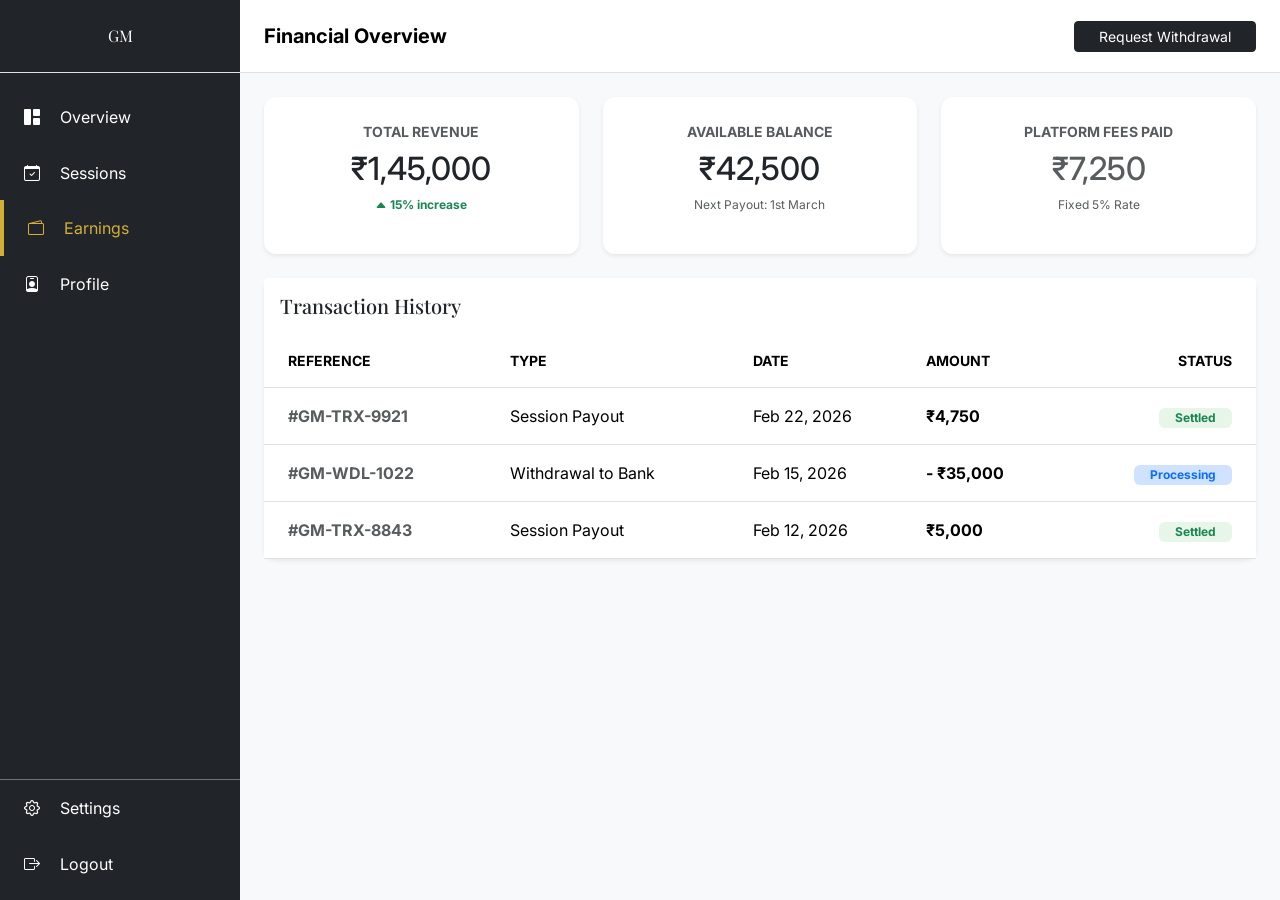
<file: earnings.html>
<!DOCTYPE html>
<html lang="en">
<head>
    <meta charset="UTF-8">
    <meta name="viewport" content="width=device-width, initial-scale=1.0">
    <title>Earnings | Grey Matter</title>
    <link href="https://cdn.jsdelivr.net/npm/bootstrap@5.3.0/dist/css/bootstrap.min.css" rel="stylesheet">
    <link href="https://fonts.googleapis.com/css2?family=Inter:wght@400;600&family=Playfair+Display:wght@700&display=swap" rel="stylesheet">
    <link rel="stylesheet" href="https://cdn.jsdelivr.net/npm/bootstrap-icons@1.11.1/font/bootstrap-icons.css">
    <link rel="stylesheet" href="dashboard.css">
</head>
<body>

    <div class="d-flex" id="wrapper">
        <div class="bg-dark text-white d-flex flex-column" id="sidebar-wrapper">
            <div class="sidebar-heading p-4 brand-serif border-bottom text-center">GM</div>
            
            <div class="list-group list-group-flush mt-3">
                <a href="dashboard.html" class="list-group-item list-group-item-action bg-dark text-white border-0 py-3">
                    <i class="bi bi-grid-1x2-fill me-3"></i> Overview
                </a>
                <a href="booking-history.html" class="list-group-item list-group-item-action bg-dark text-white border-0 py-3">
                    <i class="bi bi-calendar-check me-3"></i> Sessions
                </a>
                <a href="earnings.html" class="list-group-item list-group-item-action bg-dark text-white border-0 py-3 active">
                    <i class="bi bi-wallet2 me-3"></i> Earnings
                </a>
                <a href="profile.html" class="list-group-item list-group-item-action bg-dark text-white border-0 py-3">
                    <i class="bi bi-person-badge me-3"></i> Profile
                </a>
            </div>

            <div class="list-group list-group-flush mt-auto border-top border-secondary">
                <a href="#" class="list-group-item list-group-item-action bg-dark text-white border-0 py-3">
                    <i class="bi bi-gear me-3"></i> Settings
                </a>
                <a href="#" class="list-group-item list-group-item-action bg-dark text-white border-0 py-3 text-danger mb-2">
                    <i class="bi bi-box-arrow-right me-3"></i> Logout
                </a>
            </div>
        </div>

        <div id="page-content-wrapper" class="bg-light w-100">
            <nav class="navbar navbar-expand-lg navbar-light bg-white border-bottom py-3 px-4">
                <span class="navbar-brand fw-bold">Financial Overview</span>
                <div class="ms-auto">
                    <button class="btn btn-dark btn-sm px-4">Request Withdrawal</button>
                </div>
            </nav>

            <div class="container-fluid p-4">
                <div class="row g-4 mb-4 text-center">
                    <div class="col-md-4">
                        <div class="card border-0 shadow-sm p-4 h-100">
                            <small class="text-muted fw-bold">TOTAL REVENUE</small>
                            <h2 class="mt-2 mb-0">₹1,45,000</h2>
                            <p class="text-success x-small mt-2 fw-bold"><i class="bi bi-caret-up-fill"></i> 15% increase</p>
                        </div>
                    </div>
                    <div class="col-md-4">
                        <div class="card border-0 shadow-sm p-4 h-100">
                            <small class="text-muted fw-bold">AVAILABLE BALANCE</small>
                            <h2 class="mt-2 mb-0 text-dark">₹42,500</h2>
                            <p class="text-muted x-small mt-2">Next Payout: 1st March</p>
                        </div>
                    </div>
                    <div class="col-md-4">
                        <div class="card border-0 shadow-sm p-4 h-100">
                            <small class="text-muted fw-bold">PLATFORM FEES PAID</small>
                            <h2 class="mt-2 mb-0 text-muted">₹7,250</h2>
                            <p class="text-muted x-small mt-2">Fixed 5% Rate</p>
                        </div>
                    </div>
                </div>

                <div class="card border-0 shadow-sm">
                    <div class="card-header bg-white py-3 border-0">
                        <h5 class="mb-0 brand-serif">Transaction History</h5>
                    </div>
                    <div class="card-body p-0">
                        <div class="table-responsive">
                            <table class="table table-hover mb-0">
                                <thead class="bg-light">
                                    <tr class="small text-muted">
                                        <th class="ps-4 py-3">REFERENCE</th>
                                        <th class="py-3">TYPE</th>
                                        <th class="py-3">DATE</th>
                                        <th class="py-3">AMOUNT</th>
                                        <th class="text-end pe-4 py-3">STATUS</th>
                                    </tr>
                                </thead>
                                <tbody>
                                    <tr class="align-middle">
                                        <td class="ps-4 py-3 fw-bold text-muted">#GM-TRX-9921</td>
                                        <td>Session Payout</td>
                                        <td>Feb 22, 2026</td>
                                        <td class="fw-bold">₹4,750</td>
                                        <td class="text-end pe-4"><span class="badge bg-success-subtle text-success px-3">Settled</span></td>
                                    </tr>
                                    <tr class="align-middle">
                                        <td class="ps-4 py-3 fw-bold text-muted">#GM-WDL-1022</td>
                                        <td>Withdrawal to Bank</td>
                                        <td>Feb 15, 2026</td>
                                        <td class="fw-bold">- ₹35,000</td>
                                        <td class="text-end pe-4"><span class="badge bg-primary-subtle text-primary px-3">Processing</span></td>
                                    </tr>
                                    <tr class="align-middle">
                                        <td class="ps-4 py-3 fw-bold text-muted">#GM-TRX-8843</td>
                                        <td>Session Payout</td>
                                        <td>Feb 12, 2026</td>
                                        <td class="fw-bold">₹5,000</td>
                                        <td class="text-end pe-4"><span class="badge bg-success-subtle text-success px-3">Settled</span></td>
                                    </tr>
                                </tbody>
                            </table>
                        </div>
                    </div>
                </div>
            </div>
        </div>
    </div>

</body>
</html>
</file>
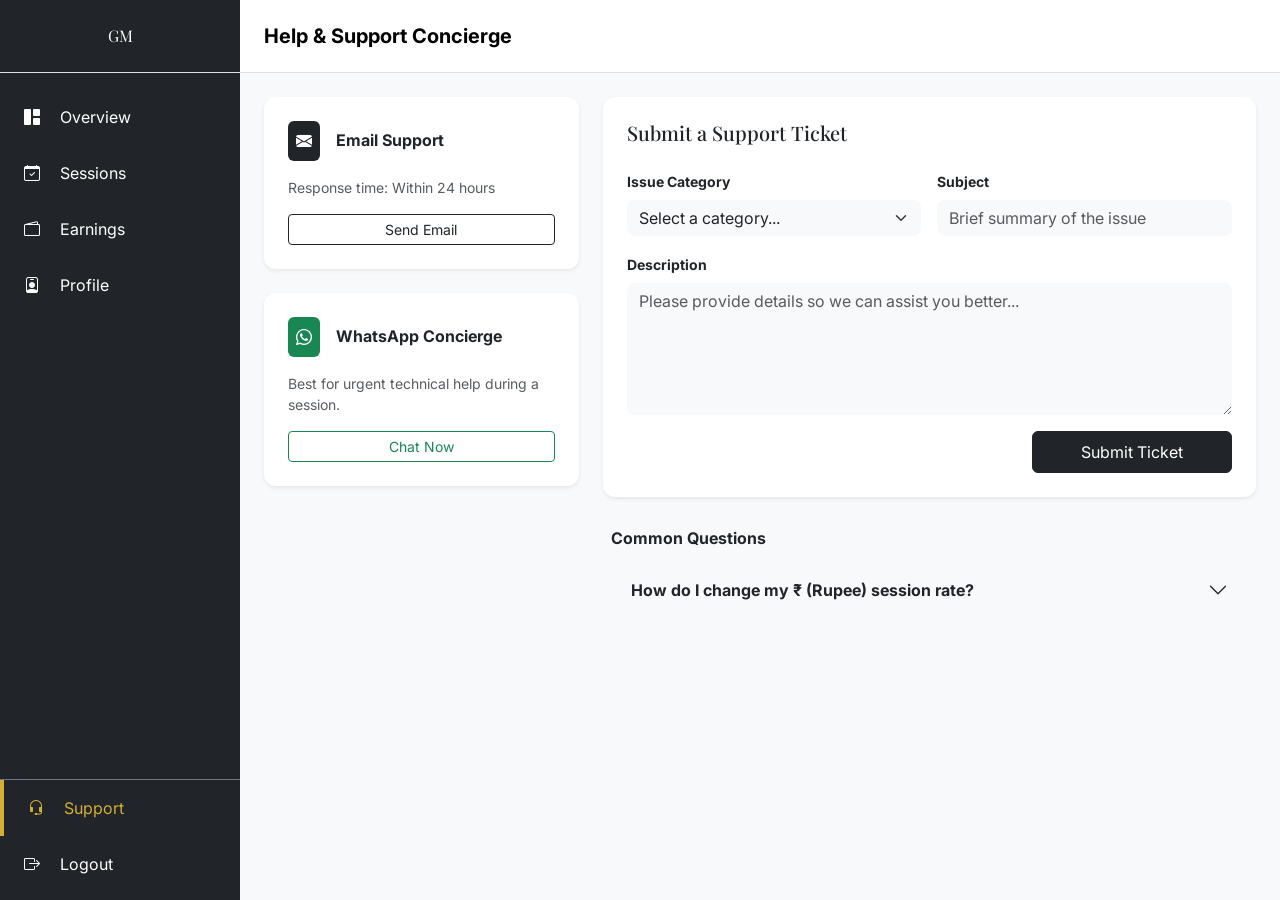
<file: support.html>
<!DOCTYPE html>
<html lang="en">
<head>
    <meta charset="UTF-8">
    <meta name="viewport" content="width=device-width, initial-scale=1.0">
    <title>Support | Grey Matter</title>
    <link href="https://cdn.jsdelivr.net/npm/bootstrap@5.3.0/dist/css/bootstrap.min.css" rel="stylesheet">
    <link href="https://fonts.googleapis.com/css2?family=Inter:wght@400;600&family=Playfair+Display:wght@700&display=swap" rel="stylesheet">
    <link rel="stylesheet" href="https://cdn.jsdelivr.net/npm/bootstrap-icons@1.11.1/font/bootstrap-icons.css">
    <link rel="stylesheet" href="dashboard.css">
</head>
<body>

    <div class="d-flex" id="wrapper">
        <div class="bg-dark text-white d-flex flex-column" id="sidebar-wrapper">
            <div class="sidebar-heading p-4 brand-serif border-bottom text-center">GM</div>
            
            <div class="list-group list-group-flush mt-3">
                <a href="dashboard.html" class="list-group-item list-group-item-action bg-dark text-white border-0 py-3">
                    <i class="bi bi-grid-1x2-fill me-3"></i> Overview
                </a>
                <a href="booking-history.html" class="list-group-item list-group-item-action bg-dark text-white border-0 py-3">
                    <i class="bi bi-calendar-check me-3"></i> Sessions
                </a>
                <a href="earnings.html" class="list-group-item list-group-item-action bg-dark text-white border-0 py-3">
                    <i class="bi bi-wallet2 me-3"></i> Earnings
                </a>
                <a href="profile.html" class="list-group-item list-group-item-action bg-dark text-white border-0 py-3">
                    <i class="bi bi-person-badge me-3"></i> Profile
                </a>
            </div>

            <div class="list-group list-group-flush mt-auto border-top border-secondary">
                <a href="support.html" class="list-group-item list-group-item-action bg-dark text-white border-0 py-3 active">
                    <i class="bi bi-headset me-3"></i> Support
                </a>
                <a href="#" class="list-group-item list-group-item-action bg-dark text-white border-0 py-3 text-danger mb-2">
                    <i class="bi bi-box-arrow-right me-3"></i> Logout
                </a>
            </div>
        </div>

        <div id="page-content-wrapper" class="bg-light w-100">
            <nav class="navbar navbar-expand-lg navbar-light bg-white border-bottom py-3 px-4">
                <span class="navbar-brand fw-bold">Help & Support Concierge</span>
            </nav>

            <div class="container-fluid p-4">
                <div class="row g-4">
                    <div class="col-lg-4">
                        <div class="card border-0 shadow-sm p-4 mb-4">
                            <div class="d-flex align-items-center mb-3">
                                <div class="bg-dark text-white p-2 rounded me-3">
                                    <i class="bi bi-envelope-fill"></i>
                                </div>
                                <h6 class="mb-0 fw-bold">Email Support</h6>
                            </div>
                            <p class="small text-muted">Response time: Within 24 hours</p>
                            <a href="mailto:support@greymatter.com" class="btn btn-outline-dark btn-sm w-100">Send Email</a>
                        </div>

                        <div class="card border-0 shadow-sm p-4 mb-4">
                            <div class="d-flex align-items-center mb-3">
                                <div class="bg-success text-white p-2 rounded me-3">
                                    <i class="bi bi-whatsapp"></i>
                                </div>
                                <h6 class="mb-0 fw-bold">WhatsApp Concierge</h6>
                            </div>
                            <p class="small text-muted">Best for urgent technical help during a session.</p>
                            <a href="#" class="btn btn-outline-success btn-sm w-100">Chat Now</a>
                        </div>
                    </div>

                    <div class="col-lg-8">
                        <div class="card border-0 shadow-sm p-4">
                            <h5 class="brand-serif mb-4">Submit a Support Ticket</h5>
                            <form>
                                <div class="row g-3">
                                    <div class="col-md-6">
                                        <label class="form-label small fw-bold">Issue Category</label>
                                        <select class="form-select border-0 bg-light">
                                            <option selected>Select a category...</option>
                                            <option>Technical Issue</option>
                                            <option>Payout/Earnings Inquiry</option>
                                            <option>Profile Verification</option>
                                            <option>Report a Learner</option>
                                        </select>
                                    </div>
                                    <div class="col-md-6">
                                        <label class="form-label small fw-bold">Subject</label>
                                        <input type="text" class="form-control border-0 bg-light" placeholder="Brief summary of the issue">
                                    </div>
                                    <div class="col-12">
                                        <label class="form-label small fw-bold">Description</label>
                                        <textarea class="form-control border-0 bg-light" rows="5" placeholder="Please provide details so we can assist you better..."></textarea>
                                    </div>
                                    <div class="col-12 text-end">
                                        <button type="submit" class="btn btn-dark px-5 py-2">Submit Ticket</button>
                                    </div>
                                </div>
                            </form>
                        </div>

                        <div class="mt-4 p-2">
                            <h6 class="fw-bold mb-3">Common Questions</h6>
                            <div class="accordion accordion-flush" id="faqAccordion">
                                <div class="accordion-item bg-transparent">
                                    <h2 class="accordion-header">
                                        <button class="accordion-button collapsed bg-transparent small fw-bold" type="button" data-bs-toggle="collapse" data-bs-target="#f1">
                                            How do I change my ₹ (Rupee) session rate?
                                        </button>
                                    </h2>
                                    <div id="f1" class="accordion-collapse collapse" data-bs-parent="#faqAccordion">
                                        <div class="accordion-body x-small text-muted">
                                            You can update your rate anytime in the 'Profile' section. Changes will apply to all future bookings.
                                        </div>
                                    </div>
                                </div>
                            </div>
                        </div>
                    </div>
                </div>
            </div>
        </div>
    </div>

    <script src="https://cdn.jsdelivr.net/npm/bootstrap@5.3.0/dist/js/bootstrap.bundle.min.js"></script>
</body>
</html>
</file>
<file: dashboard.css>
body {
    font-family: 'Inter', sans-serif;
    background-color: #f8f9fa;
}

.brand-serif {
    font-family: 'Playfair Display', serif;
}

#sidebar-wrapper {
    min-height: 100vh;
    width: 240px;
    position: fixed;
    z-index: 1000;
}

#page-content-wrapper {
    margin-left: 240px;
    min-height: 100vh;
}

.list-group-item {
    padding-left: 1.5rem !important;
    transition: all 0.3s ease;
}

.list-group-item.active {
    background-color: transparent !important;
    color: #D4AF37 !important; /* Gold text */
    border-left: 4px solid #D4AF37 !important;
}

.list-group-item:hover:not(.active) {
    background-color: #2b2f33 !important;
    color: white !important;
}

.card {
    border-radius: 12px;
}

.bg-success-subtle {
    background-color: #e8f5e9 !important;
}

.form-control, .form-select {
    border-radius: 8px;
}

.form-control:focus, .form-select:focus {
    box-shadow: none;
    background-color: #f0f0f0 !important;
}

.x-small {
    font-size: 0.75rem;
}

@media (max-width: 768px) {
    #sidebar-wrapper { display: none; }
    #page-content-wrapper { margin-left: 0; }
}
</file>
